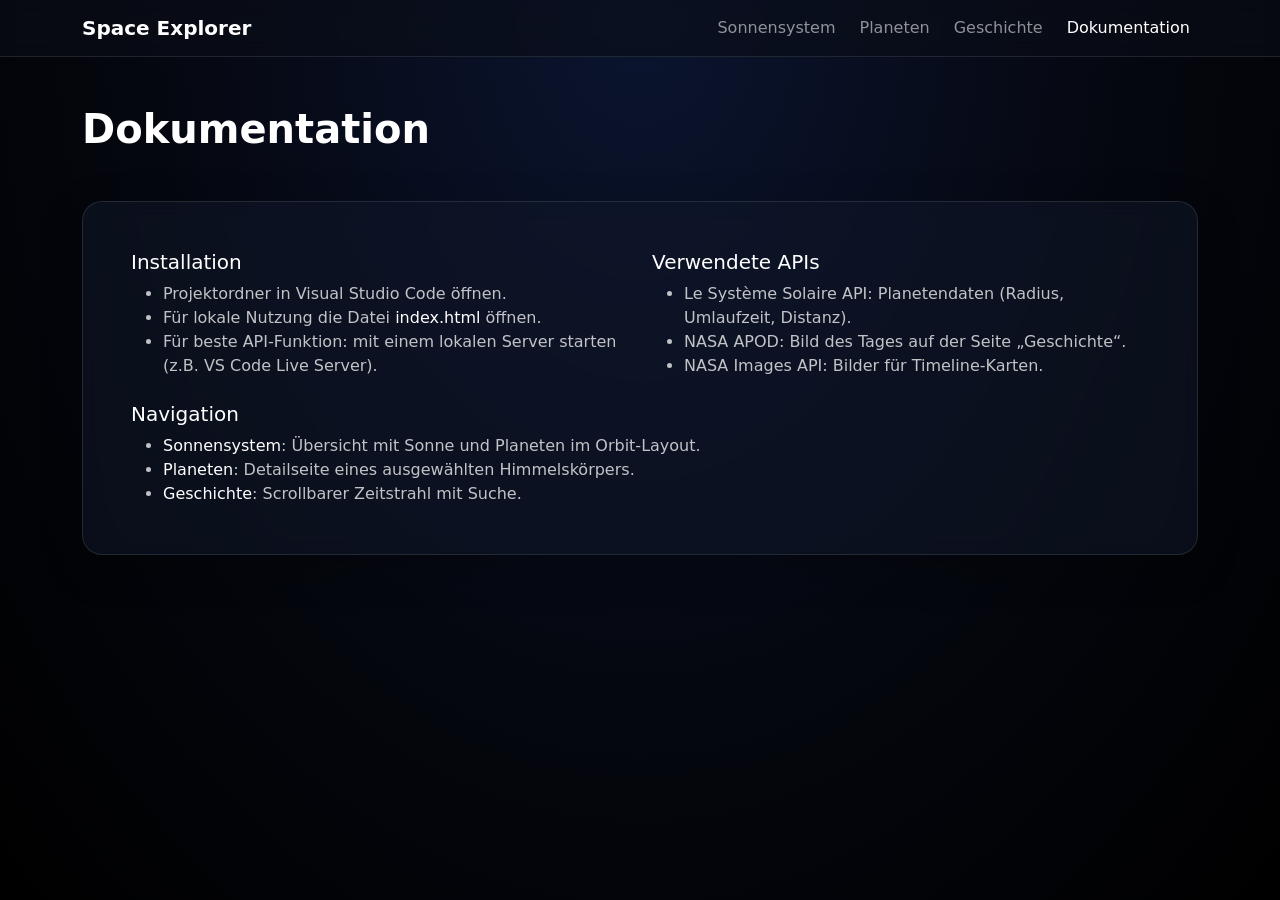
<file: dokumentation.html>
<!doctype html>
<html lang="de">
  <head>
    <meta charset="utf-8" />
<meta name="viewport" content="width=device-width, initial-scale=1" />
<link href="https://cdn.jsdelivr.net/npm/bootstrap@5.3.3/dist/css/bootstrap.min.css" rel="stylesheet"
      integrity="sha384-QWTKZyjpPEjISv5WaRU9OFeRpok6YctnYmDr5pNlyT2bRjXh0JMhjY6hW+ALEwIH" crossorigin="anonymous">
<link rel="stylesheet" href="assets/css/style.css" />
    <title>Space Explorer – Dokumentation</title>
  </head>
  <body class="home">
    <div class="starfield" aria-hidden="true"></div>
    <nav class="navbar navbar-expand-lg navbar-dark bg-glass sticky-top">
  <div class="container">
    <a class="navbar-brand fw-semibold" href="index.html">Space Explorer</a>
    <button class="navbar-toggler" type="button" data-bs-toggle="collapse" data-bs-target="#navMain" aria-controls="navMain" aria-expanded="false" aria-label="Navigation umschalten">
      <span class="navbar-toggler-icon"></span>
    </button>
    <div class="collapse navbar-collapse" id="navMain">
      <ul class="navbar-nav ms-auto gap-lg-2">
        <li class="nav-item"><a class="nav-link" href="index.html">Sonnensystem</a></li>
        <li class="nav-item"><a class="nav-link" href="planeten.html">Planeten</a></li>
        <li class="nav-item"><a class="nav-link" href="history.html">Geschichte</a></li>
        <li class="nav-item"><a class="nav-link" href="dokumentation.html">Dokumentation</a></li>
      </ul>
    </div>
  </div>
</nav>

    <header class="container py-5">
      <h1 class="display-6 fw-bold text-white mb-0">Dokumentation</h1>
    </header>

    <main class="container pb-5">
      <div class="card card-glass text-white">
        <div class="card-body p-4 p-lg-5">
          <div class="row g-4">
            <div class="col-lg-6">
              <h2 class="h5">Installation</h2>
              <ul class="text-white-75 mb-0">
                <li>Projektordner in Visual Studio Code öffnen.</li>
                <li>Für lokale Nutzung die Datei <span class="text-white">index.html</span> öffnen.</li>
                <li>Für beste API-Funktion: mit einem lokalen Server starten (z.B. VS Code Live Server).</li>
              </ul>
            </div>
            <div class="col-lg-6">
              <h2 class="h5">Verwendete APIs</h2>
              <ul class="text-white-75 mb-0">
                <li>Le Système Solaire API: Planetendaten (Radius, Umlaufzeit, Distanz).</li>
                <li>NASA APOD: Bild des Tages auf der Seite „Geschichte“.</li>
                <li>NASA Images API: Bilder für Timeline-Karten.</li>
              </ul>
            </div>
            <div class="col-12">
              <h2 class="h5">Navigation</h2>
              <ul class="text-white-75 mb-0">
                <li><span class="text-white">Sonnensystem</span>: Übersicht mit Sonne und Planeten im Orbit-Layout.</li>
                <li><span class="text-white">Planeten</span>: Detailseite eines ausgewählten Himmelskörpers.</li>
                <li><span class="text-white">Geschichte</span>: Scrollbarer Zeitstrahl mit Suche.</li>
              </ul>
            </div>
          </div>
        </div>
      </div>
    </main>

    <script src="https://cdn.jsdelivr.net/npm/bootstrap@5.3.3/dist/js/bootstrap.bundle.min.js"
        integrity="sha384-YvpcrYf0tY3lHB60NNkmXc5s9fDVZLESaAA55NDzOxhy9GkcIdslK1eN7N6jIeHz"
        crossorigin="anonymous"></script>
    <script src="assets/js/common.js" defer></script>
  </body>
</html>
</file>
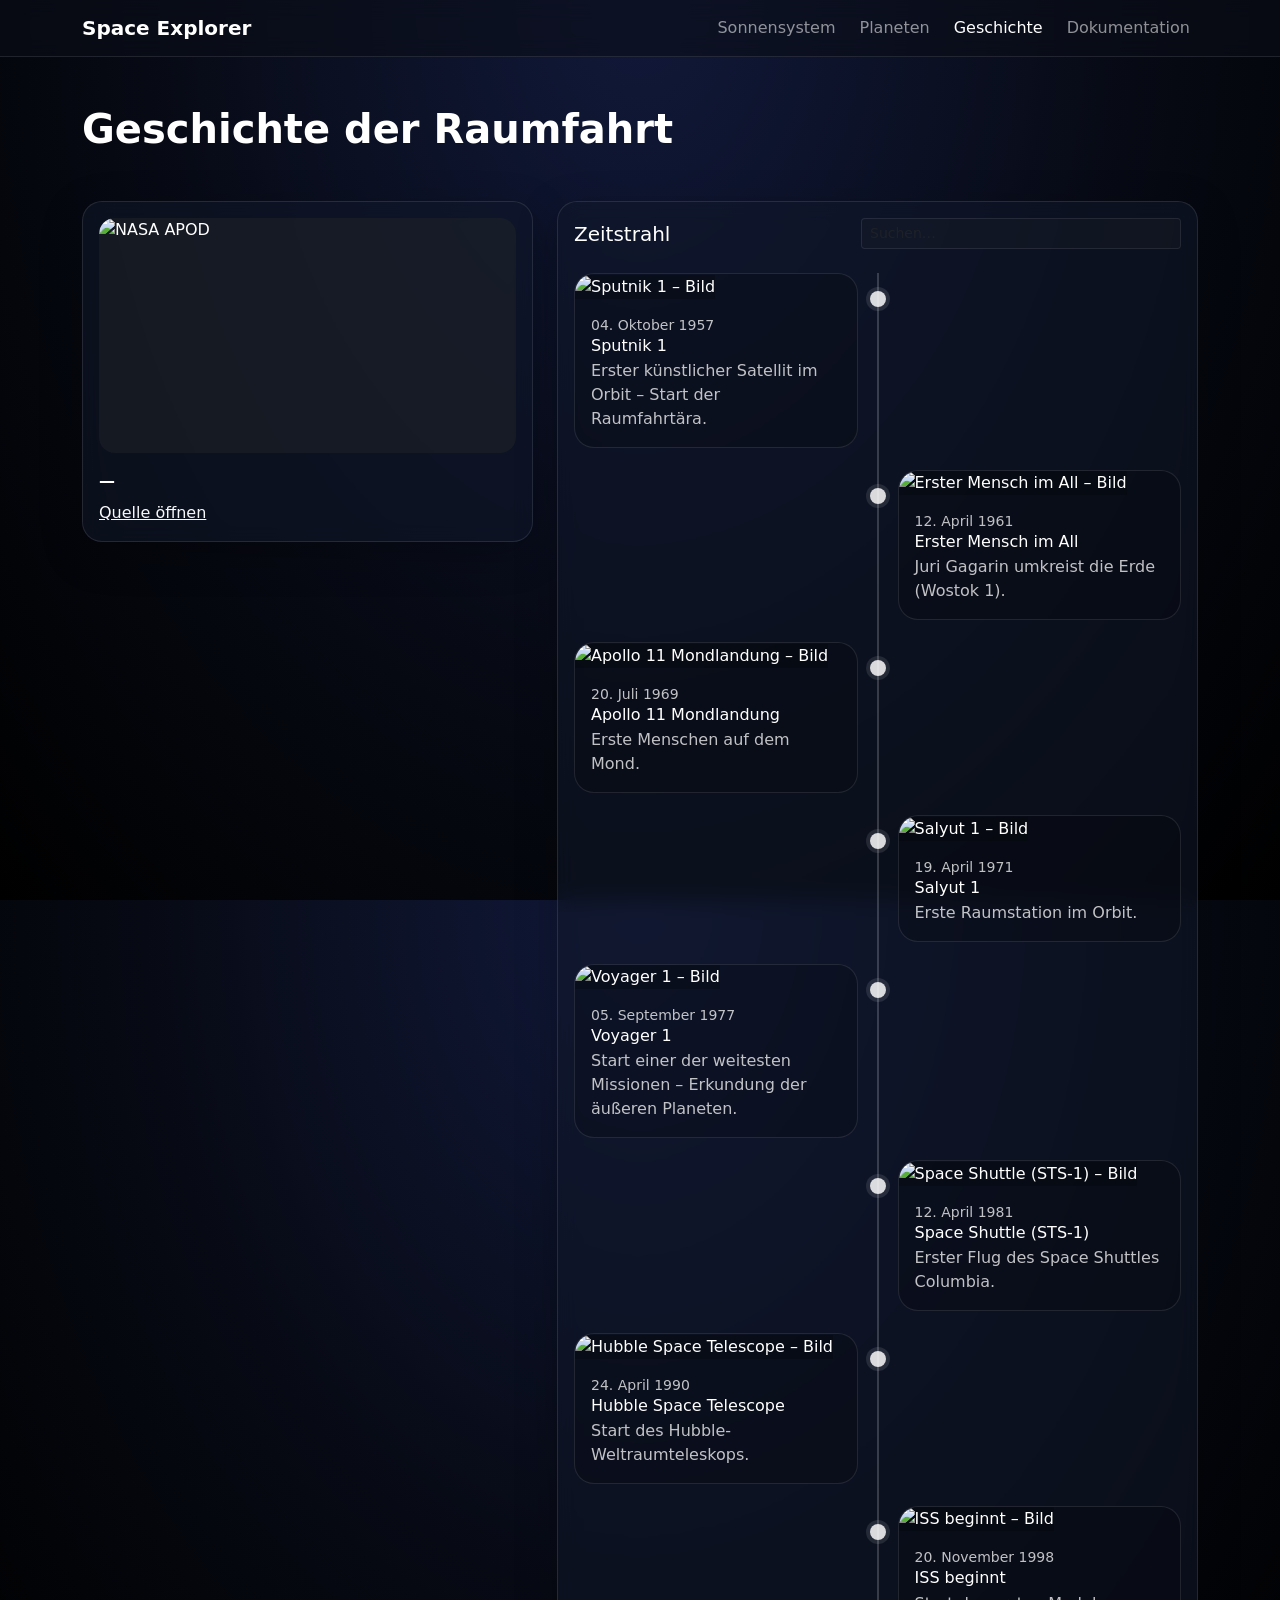
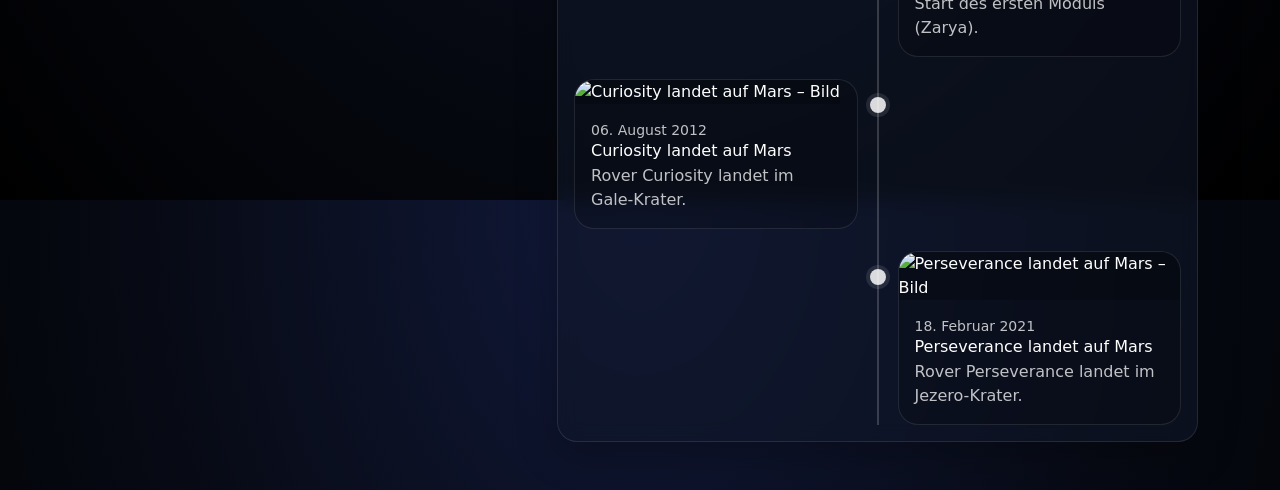
<file: history.html>
<!doctype html>
<html lang="de">
  <head>
    <meta charset="utf-8" />
<meta name="viewport" content="width=device-width, initial-scale=1" />
<link href="https://cdn.jsdelivr.net/npm/bootstrap@5.3.3/dist/css/bootstrap.min.css" rel="stylesheet"
      integrity="sha384-QWTKZyjpPEjISv5WaRU9OFeRpok6YctnYmDr5pNlyT2bRjXh0JMhjY6hW+ALEwIH" crossorigin="anonymous">
<link rel="stylesheet" href="assets/css/style.css" />
    <title>Space Explorer – Geschichte</title>
  </head>
  <body class="history">
    <nav class="navbar navbar-expand-lg navbar-dark bg-glass sticky-top">
  <div class="container">
    <a class="navbar-brand fw-semibold" href="index.html">Space Explorer</a>
    <button class="navbar-toggler" type="button" data-bs-toggle="collapse" data-bs-target="#navMain" aria-controls="navMain" aria-expanded="false" aria-label="Navigation umschalten">
      <span class="navbar-toggler-icon"></span>
    </button>
    <div class="collapse navbar-collapse" id="navMain">
      <ul class="navbar-nav ms-auto gap-lg-2">
        <li class="nav-item"><a class="nav-link" href="index.html">Sonnensystem</a></li>
        <li class="nav-item"><a class="nav-link" href="planeten.html">Planeten</a></li>
        <li class="nav-item"><a class="nav-link" href="history.html">Geschichte</a></li>
        <li class="nav-item"><a class="nav-link" href="dokumentation.html">Dokumentation</a></li>
      </ul>
    </div>
  </div>
</nav>

    <header class="container py-5">
      <h1 class="display-6 fw-bold text-white mb-0">Geschichte der Raumfahrt</h1>
    </header>

    <main class="container pb-5">
      <div class="row g-4">
        <div class="col-lg-5">
          <div class="card card-glass text-white">
            <div class="card-body">
              <div class="ratio ratio-16x9 rounded-4 overflow-hidden bg-dark bg-opacity-50">
                <img id="apodImg" alt="NASA APOD" class="w-100 h-100 object-fit-cover" loading="lazy">
              </div>
              <div class="mt-3">
                <div id="apodTitle" class="fw-semibold">—</div>
                <div class="mt-2"><a id="apodLink" class="link-light" target="_blank" rel="noreferrer">Quelle öffnen</a></div>
              </div>
            </div>
          </div>
        </div>

        <div class="col-lg-7">
          <div class="card card-glass text-white">
            <div class="card-body">
              <div class="d-flex justify-content-between align-items-center flex-wrap gap-2">
                <h2 class="h5 mb-0">Zeitstrahl</h2>
                <input id="timelineSearch" class="form-control form-control-sm bg-dark bg-opacity-25 border-white border-opacity-10 text-white"
                       style="max-width: 320px;" placeholder="Suchen…"/>
              </div>

              <div class="timeline mt-4" id="timeline" aria-label="Zeitstrahl der Raumfahrt"></div>
            </div>
          </div>
        </div>
      </div>
    </main>

    <script src="https://cdn.jsdelivr.net/npm/bootstrap@5.3.3/dist/js/bootstrap.bundle.min.js"
        integrity="sha384-YvpcrYf0tY3lHB60NNkmXc5s9fDVZLESaAA55NDzOxhy9GkcIdslK1eN7N6jIeHz"
        crossorigin="anonymous"></script>
    <script src="assets/js/common.js" defer></script>
    <script src="assets/js/history.js" defer></script>
  </body>
</html>
</file>
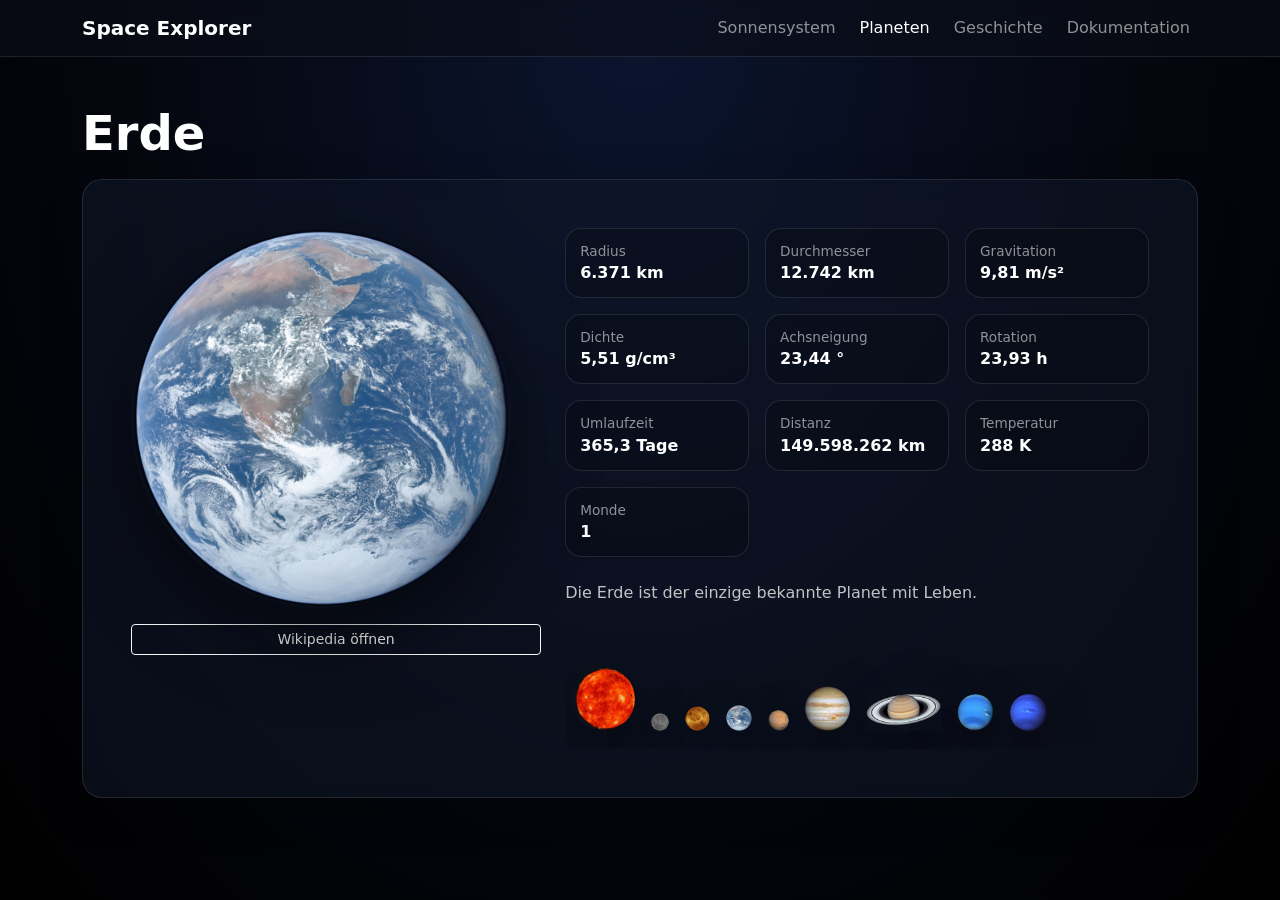
<file: planeten.html>
<!doctype html>
<html lang="de">
  <head>
    <meta charset="utf-8" />
<meta name="viewport" content="width=device-width, initial-scale=1" />
<link href="https://cdn.jsdelivr.net/npm/bootstrap@5.3.3/dist/css/bootstrap.min.css" rel="stylesheet"
      integrity="sha384-QWTKZyjpPEjISv5WaRU9OFeRpok6YctnYmDr5pNlyT2bRjXh0JMhjY6hW+ALEwIH" crossorigin="anonymous">
<link rel="stylesheet" href="assets/css/style.css" />
    <title>Space Explorer – Planeten</title>
  </head>
  <body class="home planet-page">
    <div class="starfield" aria-hidden="true"></div>
    <nav class="navbar navbar-expand-lg navbar-dark bg-glass sticky-top">
  <div class="container">
    <a class="navbar-brand fw-semibold" href="index.html">Space Explorer</a>
    <button class="navbar-toggler" type="button" data-bs-toggle="collapse" data-bs-target="#navMain" aria-controls="navMain" aria-expanded="false" aria-label="Navigation umschalten">
      <span class="navbar-toggler-icon"></span>
    </button>
    <div class="collapse navbar-collapse" id="navMain">
      <ul class="navbar-nav ms-auto gap-lg-2">
        <li class="nav-item"><a class="nav-link" href="index.html">Sonnensystem</a></li>
        <li class="nav-item"><a class="nav-link" href="planeten.html">Planeten</a></li>
        <li class="nav-item"><a class="nav-link" href="history.html">Geschichte</a></li>
        <li class="nav-item"><a class="nav-link" href="dokumentation.html">Dokumentation</a></li>
      </ul>
    </div>
  </div>
</nav>

    <main class="container py-4 py-lg-5">
      <div class="d-flex justify-content-between align-items-center flex-wrap gap-2 mb-3">
        <h1 id="planetTitle" class="display-5 fw-bold text-white mb-0">Planeten</h1>
      </div>

      <section class="card card-glass text-white">
        <div class="card-body p-4 p-lg-5">
          <div class="row g-4 align-items-start">
            <div class="col-lg-5">
              <div class="sticky-lg-top" style="top: 92px;">
                <div id="selectedPlanetVisual" class="selected-planet-visual giant mx-auto" aria-hidden="true"></div>
                <div class="d-grid gap-2 mt-3">
                  <a id="btnOpenWiki" class="btn btn-outline-light btn-sm" target="_blank" rel="noreferrer">Wikipedia öffnen</a>
                </div>
              </div>
            </div>

            <div class="col-lg-7">
              <div id="factsGrid" class="row g-3"></div>
              <div class="mt-4">
                <p id="shortText" class="text-white-75 mb-0"></p>
              </div>
              <div class="mt-4">
                <div class="planet-strip-wrap">
                  <div id="miniStrip" class="planet-strip mini" role="list" aria-label="Planetenliste"></div>
                </div>
              </div>
            </div>
          </div>
        </div>
      </section>
    </main>

    <script src="https://cdn.jsdelivr.net/npm/bootstrap@5.3.3/dist/js/bootstrap.bundle.min.js"
        integrity="sha384-YvpcrYf0tY3lHB60NNkmXc5s9fDVZLESaAA55NDzOxhy9GkcIdslK1eN7N6jIeHz"
        crossorigin="anonymous"></script>
    <script src="assets/js/common.js" defer></script>
    <script src="assets/js/planeten.js" defer></script>
  </body>
</html>
</file>
<file: assets/css/style.css>
:root{
  --glass-bg: rgba(18, 25, 43, 0.55);
  --glass-border: rgba(255,255,255,0.10);
  --text-75: rgba(255,255,255,0.75);
  --text-55: rgba(255,255,255,0.55);
}

html, body { height: 100%; }

body{
  color: #fff;
  background: radial-gradient(ellipse at top, #0b1530 0%, #05070f 55%, #000 100%);
  overflow-x: hidden;
}

.text-white-75{ color: var(--text-75) !important; }

.bg-glass{
  background: rgba(10, 14, 24, 0.6);
  backdrop-filter: blur(10px);
  border-bottom: 1px solid var(--glass-border);
}

.card-glass{
  background: var(--glass-bg);
  border: 1px solid var(--glass-border);
  backdrop-filter: blur(10px);
  border-radius: 1.25rem;
  box-shadow: 0 12px 40px rgba(0,0,0,0.25);
}

.home .starfield{
  position: fixed;
  inset: 0;
  pointer-events: none;
  z-index: -1;
  background-image:
    radial-gradient(1px 1px at 10% 20%, rgba(255,255,255,0.70) 0, rgba(255,255,255,0) 60%),
    radial-gradient(1px 1px at 30% 80%, rgba(255,255,255,0.55) 0, rgba(255,255,255,0) 60%),
    radial-gradient(1px 1px at 70% 30%, rgba(255,255,255,0.60) 0, rgba(255,255,255,0) 60%),
    radial-gradient(1px 1px at 85% 70%, rgba(255,255,255,0.40) 0, rgba(255,255,255,0) 60%),
    radial-gradient(1px 1px at 55% 55%, rgba(255,255,255,0.35) 0, rgba(255,255,255,0) 60%),
    radial-gradient(1px 1px at 15% 60%, rgba(255,255,255,0.30) 0, rgba(255,255,255,0) 60%),
    radial-gradient(1px 1px at 45% 10%, rgba(255,255,255,0.35) 0, rgba(255,255,255,0) 60%);
  background-size: 240px 240px;
  opacity: 0.75;
  animation: drift 40s linear infinite;
}

@keyframes drift{
  from { transform: translate3d(0,0,0); }
  to   { transform: translate3d(-120px, 60px, 0); }
}

.system-hero{ overflow: hidden; }

.system-hero-inner{
  position: relative;
  height: 520px;
  overflow: hidden;
  border-radius: 1.25rem;
  background:
    radial-gradient(980px 560px at 65% 40%, rgba(120,170,255,0.16), rgba(0,0,0,0) 60%),
    radial-gradient(880px 520px at 25% 60%, rgba(255,190,90,0.10), rgba(0,0,0,0) 55%),
    linear-gradient(180deg, rgba(0,0,0,0.0), rgba(0,0,0,0.22));
}

.orbit-svg{
  position: absolute;
  inset: 0;
  opacity: 0.60;
  pointer-events: none;
  z-index: 1;
}

.system-planets{
  position: absolute;
  inset: 0;
  z-index: 3;
}

.sun-btn{
  position: absolute;
  left: -190px;
  top: 50%;
  transform: translateY(-50%);
  width: 420px;
  height: 420px;
  border: none;
  background: transparent;
  padding: 0;
  cursor: pointer;
  z-index: 4;
}

.sun-disc{
  display: block;
  width: 100%;
  height: 100%;
  border-radius: 999px;
  box-shadow: 0 0 90px rgba(255, 160, 40, 0.22);
  background-size: cover;
  background-position: center;
  background-repeat: no-repeat;
}

.planet-btn{
  appearance: none;
  background: transparent;
  border: none;
  padding: 0;
  cursor: pointer;
  color: #fff;
  position: relative;
  outline: none;
  flex: 0 0 auto;
}

.planet-btn.orbit{ position: absolute; }

.planet-dot{
  width: var(--size, 60px);
  height: var(--size, 60px);
  border-radius: 999px;
  box-shadow: 0 18px 50px rgba(0,0,0,0.45);
  background-size: cover;
  background-position: center;
  background-repeat: no-repeat;
  transition: transform 240ms ease, filter 240ms ease;
  position: relative;
}

.planet-dot.ring-img{
  width: calc(var(--size, 60px) * 1.70);
  height: calc(var(--size, 60px) * 0.98);
  border-radius: 0;
  background-size: contain;
  background-position: center;
  background-repeat: no-repeat;
}

.planet-btn:hover .planet-dot,
.planet-btn:focus-visible .planet-dot,
.sun-btn:hover .sun-disc,
.sun-btn:focus-visible .sun-disc{
  transform: translateY(-4px) scale(1.03);
  filter: saturate(1.10);
}

.planet-label{
  position: absolute;
  left: 50%;
  top: calc(100% + 12px);
  transform: translateX(-50%);
  background: rgba(0,0,0,0.55);
  border: 1px solid rgba(255,255,255,0.14);
  padding: 6px 12px;
  border-radius: 999px;
  font-size: 0.90rem;
  white-space: nowrap;
  opacity: 0;
  pointer-events: none;
  transition: opacity 160ms ease, transform 160ms ease;
  z-index: 10;
}

.sun-btn .planet-label{
  top: auto;
  bottom: 58px;
  left: 65%;
}

.planet-btn:hover .planet-label,
.planet-btn:focus-visible .planet-label,
.sun-btn:hover .planet-label,
.sun-btn:focus-visible .planet-label{
  opacity: 1;
  transform: translateX(-50%) translateY(-2px);
}

.planet-strip-wrap{
  overflow-x: auto;
  overflow-y: visible;
  padding-bottom: 10px;
}

.planet-strip{
  display: flex;
  align-items: end;
  gap: 16px;
  min-height: 106px;
  padding: 14px 6px 26px;
}

.planet-strip.mini{
  min-height: 110px;
  padding: 16px 6px 8px;
}

.planet-strip.mini .planet-label{
  top: auto;
  bottom: calc(100% + 10px);
}

.selected-planet-visual{
  width: min(380px, 86vw);
  aspect-ratio: 1 / 1;
  border-radius: 999px;
  box-shadow: 0 26px 80px rgba(0,0,0,0.55);
  background-size: cover;
  background-position: center;
  background-repeat: no-repeat;
  position: relative;
}

.selected-planet-visual.ring-img{ width: min(520px, 90vw); aspect-ratio: 10 / 5; border-radius: 0; background-size: contain; }

.fact{
  border: 1px solid var(--glass-border);
  border-radius: 1rem;
  background: rgba(0,0,0,0.18);
  padding: 12px 14px;
  height: 100%;
}

.fact .k{ color: var(--text-55); font-size: 0.85rem; }
.fact .v{ font-weight: 600; }

body.history{
  background: radial-gradient(ellipse at top, #11193a 0%, #070a14 55%, #000 100%);
}

.timeline{
  position: relative;
  padding-left: 22px;
}

.timeline::before{
  content: "";
  position: absolute;
  top: 0;
  bottom: 0;
  left: 9px;
  width: 2px;
  background: rgba(255,255,255,0.18);
}

.tl-item{ position: relative; padding: 0 0 22px 0; }
.tl-item:last-child{ padding-bottom: 0; }

.tl-dot{
  position: absolute;
  left: 2px;
  top: 18px;
  width: 16px;
  height: 16px;
  border-radius: 999px;
  background: rgba(255,255,255,0.85);
  box-shadow: 0 0 0 4px rgba(255,255,255,0.10);
}

.tl-card{
  margin-left: 24px;
  border: 1px solid var(--glass-border);
  border-radius: 1.25rem;
  background: rgba(0,0,0,0.18);
  overflow: hidden;
  transform: translateY(12px);
  opacity: 0;
  transition: transform 360ms ease, opacity 360ms ease;
}

.tl-card.in-view{ transform: translateY(0); opacity: 1; }

.tl-img{
  width: 100%;
  height: 220px;
  object-fit: cover;
  background: rgba(0,0,0,0.25);
}

@media (min-width: 992px){
  .timeline{ padding-left: 0; }
  .timeline::before{ left: 50%; transform: translateX(-50%); }
  .tl-item{ display: grid; grid-template-columns: 1fr 40px 1fr; align-items: start; }
  .tl-dot{ left: 50%; transform: translateX(-50%); }
  .tl-card{ margin-left: 0; width: 100%; }
  .tl-item.left .tl-card{ grid-column: 1; }
  .tl-item.right .tl-card{ grid-column: 3; }
  .system-hero-inner{ height: 580px; }
  .sun-btn{ width: 480px; height: 480px; left: -220px; }
}
</file>
